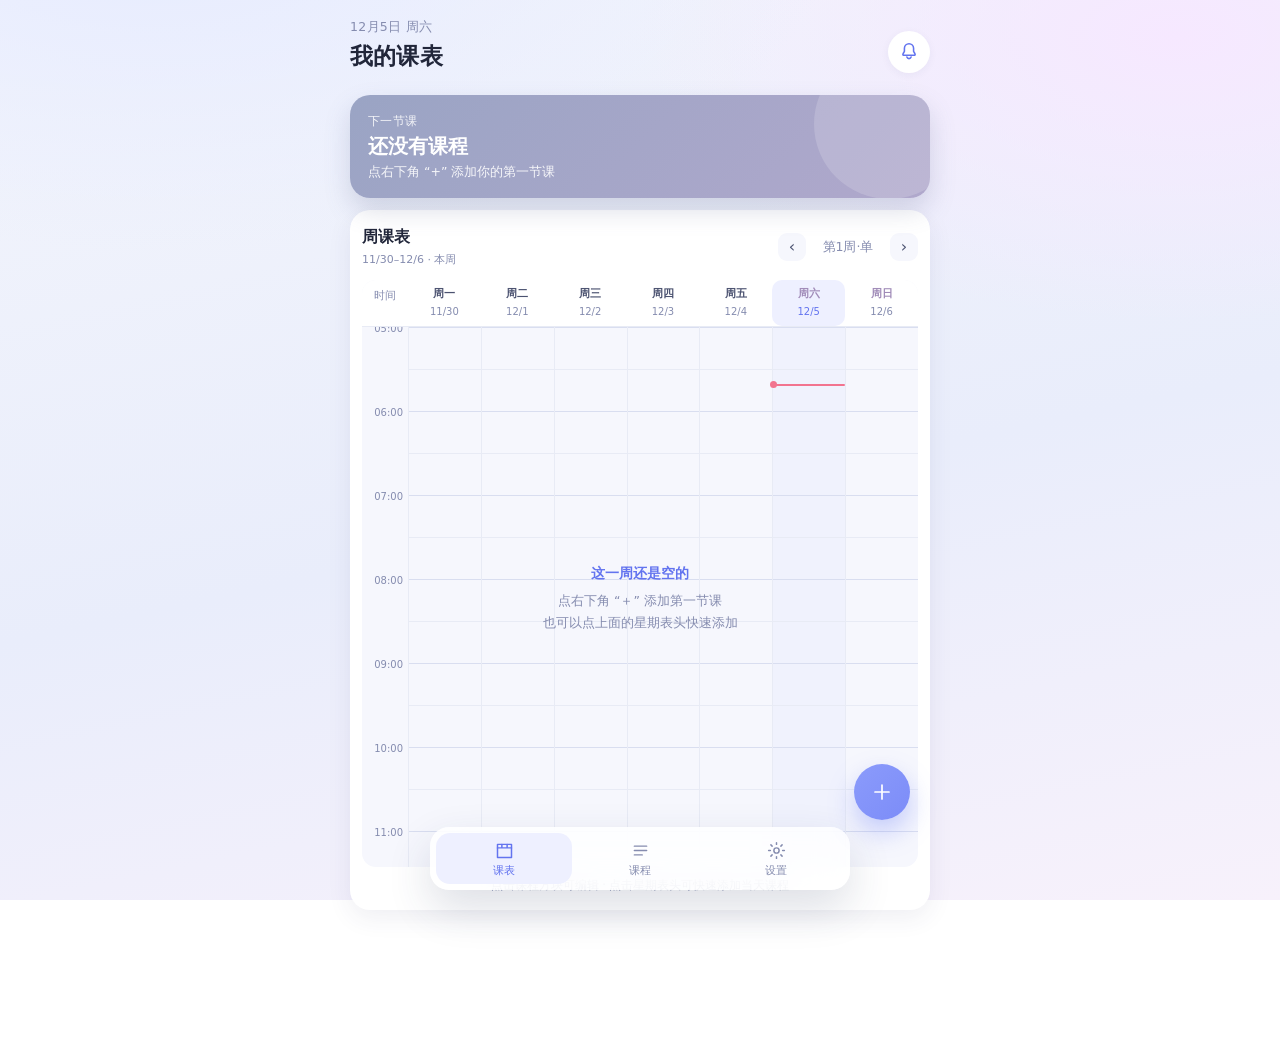
<file: index.html>
<!DOCTYPE html>
<html lang="zh-CN">
<head>
<meta charset="UTF-8">
<!-- viewport-fit=cover 用于适配 iPhone 刘海屏；禁止缩放避免双击误放大 -->
<meta name="viewport" content="width=device-width, initial-scale=1, viewport-fit=cover, maximum-scale=1, user-scalable=no">
<title>课表提醒 · 课程提醒工具</title>

<!-- PWA 相关 -->
<meta name="theme-color" content="#eef2ff">
<meta name="description" content="简约课表 + 上课提醒，纯本地运行，数据只存在你的手机上。">
<link rel="manifest" href="./manifest.json">
<link rel="apple-touch-icon" href="./icons/apple-touch-icon-180.png">
<link rel="icon" type="image/svg+xml" href="./icons/icon.svg">

<!-- iOS 添加到主屏后全屏运行 -->
<meta name="apple-mobile-web-app-capable" content="yes">
<meta name="mobile-web-app-capable" content="yes">
<meta name="apple-mobile-web-app-status-bar-style" content="default">
<meta name="apple-mobile-web-app-title" content="课表提醒">
<meta name="format-detection" content="telephone=no">

<link rel="stylesheet" href="./styles.css">
</head>
<body>

<!-- ===================== 顶部标题栏 ===================== -->
<header class="topbar">
  <div class="topbar__text">
    <p class="topbar__date" id="todayLabel">--</p>
    <h1 class="topbar__title" id="viewTitle">我的课表</h1>
  </div>
  <button class="iconbtn" id="btnBell" type="button" aria-label="通知状态">
    <svg viewBox="0 0 24 24" aria-hidden="true">
      <path d="M12 3a5 5 0 0 0-5 5v3.3l-1.5 2.6A1 1 0 0 0 6.4 15.5h11.2a1 1 0 0 0 .9-1.6L17 11.3V8a5 5 0 0 0-5-5Z"/>
      <path d="M9.7 17.5a2.4 2.4 0 0 0 4.6 0"/>
    </svg>
    <span class="iconbtn__dot" id="bellDot" hidden></span>
  </button>
</header>

<main class="main">

  <!-- ===================== 视图 1：周课表 ===================== -->
  <section class="view" id="view-week">

    <!-- 下一节课 / 正在上课 卡片 -->
    <div class="nextcard" id="nextCard" data-empty="true">
      <div class="nextcard__label" id="nextLabel">下一节课</div>
      <div class="nextcard__name" id="nextName">还没有课程</div>
      <div class="nextcard__meta" id="nextMeta">点右下角 “+” 添加你的第一节课</div>
      <div class="nextcard__timer" id="nextTimer" hidden>
        <span class="nextcard__num" id="nextNum">00:00:00</span>
        <span class="nextcard__unit" id="nextUnit">后开始</span>
      </div>
    </div>

    <!-- 周课表 -->
    <div class="panel">
      <div class="panel__head">
        <div class="panel__heading">
          <h2 class="panel__title">周课表</h2>
          <p class="panel__sub" id="weekSub">—</p>
        </div>
        <div class="panel__tools">
          <button class="minibtn" id="btnPrevWeek" type="button" aria-label="上一周">‹</button>
          <span class="weeklabel" id="weekLabel">第 1 周</span>
          <button class="minibtn" id="btnNextWeek" type="button" aria-label="下一周">›</button>
          <button class="minibtn minibtn--text" id="btnToday" type="button">回到本周</button>
        </div>
      </div>

      <div class="table" id="weekTable">
        <div class="table__head" id="tableHead"><!-- JS 生成星期表头 --></div>
        <div class="table__body" id="tableBody"><!-- JS 生成时间轴 + 7 列课程 --></div>
      </div>
      <p class="hint">点击课程方块可编辑 · 点击星期表头可快速添加当天课程</p>
    </div>
  </section>

  <!-- ===================== 视图 2：课程列表 ===================== -->
  <section class="view" id="view-list" hidden>
    <div class="panel">
      <div class="panel__head">
        <h2 class="panel__title">全部课程 <span class="count" id="courseCount">0</span></h2>
        <button class="btn btn--ghost btn--sm" id="btnAddFromList" type="button">＋ 添加</button>
      </div>
      <div id="courseList" class="clist"><!-- JS 生成 --></div>
    </div>
  </section>

  <!-- ===================== 视图 3：设置 ===================== -->
  <section class="view" id="view-settings" hidden>

    <div class="panel">
      <h2 class="panel__title">通知提醒</h2>
      <div class="row">
        <div class="row__main">
          <div class="row__title">系统通知权限</div>
          <div class="row__desc" id="permDesc">检测中…</div>
        </div>
        <button class="btn btn--primary btn--sm" id="btnPerm" type="button">开启</button>
      </div>
      <div class="row">
        <div class="row__main">
          <div class="row__title">测试通知</div>
          <div class="row__desc">发一条通知，确认手机能正常收到</div>
        </div>
        <button class="btn btn--ghost btn--sm" id="btnTestNotify" type="button">测试</button>
      </div>
      <!-- 单文件版没有 Service Worker 时会显示这一行，用于把 sw.js 补到同目录 -->
      <div class="row" id="rowSw" hidden>
        <div class="row__main">
          <div class="row__title">通知支持文件 sw.js</div>
          <div class="row__desc">下载后放到与本页面同一个目录，安卓才能收到通知</div>
        </div>
        <button class="btn btn--ghost btn--sm" id="btnDownloadSw" type="button">下载</button>
      </div>
      <div class="row">
        <div class="row__main">
          <div class="row__title">默认提前提醒</div>
          <div class="row__desc">新建课程时默认使用该值</div>
        </div>
        <select class="select" id="setDefaultRemind">
          <option value="0">不提醒</option>
          <option value="5">提前 5 分钟</option>
          <option value="10">提前 10 分钟</option>
          <option value="15">提前 15 分钟</option>
          <option value="20">提前 20 分钟</option>
          <option value="30">提前 30 分钟</option>
          <option value="60">提前 1 小时</option>
        </select>
      </div>
      <div class="row">
        <div class="row__main">
          <div class="row__title">通知时震动</div>
          <div class="row__desc">仅安卓 / 支持振动的浏览器生效</div>
        </div>
        <label class="switch">
          <input type="checkbox" id="setVibrate">
          <span class="switch__track"><span class="switch__thumb"></span></span>
        </label>
      </div>
      <p class="note" id="notifyNote">
        提醒依赖浏览器定时器：页面在后台或关闭后，系统可能暂停脚本，<strong>回到页面时会自动补发未错过的提醒</strong>。
        想要最稳的提醒，建议：把本应用添加到手机桌面，并在系统设置里允许它「自启动 / 后台活动 / 无限制省电」。
      </p>
    </div>

    <div class="panel">
      <h2 class="panel__title">学期与周次</h2>
      <div class="row">
        <div class="row__main">
          <div class="row__title">开学第一周的周一</div>
          <div class="row__desc">课表按这个日期推算第几周、以及单双周</div>
        </div>
        <input class="input input--slim" type="date" id="setSemesterStart">
      </div>
      <div class="row">
        <div class="row__main">
          <div class="row__title">学期周数</div>
          <div class="row__desc">超出范围的周次按「假期」显示全部课程</div>
        </div>
        <input class="input input--slim input--num" type="number" id="setTotalWeeks" min="1" max="30" step="1">
      </div>
      <div class="row">
        <div class="row__main">
          <div class="row__title">今天是</div>
          <div class="row__desc" id="todayWeekDesc">—</div>
        </div>
        <button class="btn btn--ghost btn--sm" id="btnResetSemester" type="button">设为本周</button>
      </div>
      <p class="note">单双周只在学期内（第 1 周 ~ 第 <span id="semesterNoteWeeks">20</span> 周）生效；开学前与假期的周次会显示全部课程，方便查看整张课表。</p>
    </div>

    <div class="panel">
      <h2 class="panel__title">数据</h2>
      <div class="row">
        <div class="row__main">
          <div class="row__title">导出备份</div>
          <div class="row__desc">保存为 JSON 文件，换设备时可再导入</div>
        </div>
        <button class="btn btn--ghost btn--sm" id="btnExport" type="button">导出</button>
      </div>
      <div class="row">
        <div class="row__main">
          <div class="row__title">导入备份</div>
          <div class="row__desc">会与现有课程合并（同 ID 覆盖）</div>
        </div>
        <button class="btn btn--ghost btn--sm" id="btnImport" type="button">导入</button>
      </div>
      <div class="row">
        <div class="row__main">
          <div class="row__title">清空全部课程</div>
          <div class="row__desc">不可恢复，请先导出备份</div>
        </div>
        <button class="btn btn--danger btn--sm" id="btnClear" type="button">清空</button>
      </div>
      <input type="file" id="fileImport" accept="application/json,.json" hidden>
    </div>

    <div class="panel">
      <h2 class="panel__title">添加到手机桌面</h2>
      <ol class="steps">
        <li><strong>安卓（Chrome / Edge）</strong>：右上角菜单 → 「安装应用 / 添加到主屏幕」。</li>
        <li><strong>苹果（Safari）</strong>：底部「分享」按钮 → 「添加到主屏幕」。</li>
        <li>用主屏图标打开即为全屏，无浏览器地址栏。</li>
        <li>苹果手机需要 <strong>iOS 16.4 及以上</strong> 且从主屏图标打开，才能收到网页通知。</li>
      </ol>
      <p class="note">数据保存在本机浏览器（localStorage）。清理浏览器数据、换浏览器或换手机都会清空，长期使用记得导出备份。</p>
    </div>
  </section>
</main>

<!-- ===================== 底部标签栏 ===================== -->
<nav class="tabbar" id="tabbar">
  <button class="tab is-active" data-view="week" type="button">
    <svg viewBox="0 0 24 24" aria-hidden="true"><path d="M4 5h16v15H4z"/><path d="M4 9h16M9 5v3M15 5v3"/></svg>
    <span>课表</span>
  </button>
  <button class="tab" data-view="list" type="button">
    <svg viewBox="0 0 24 24" aria-hidden="true"><path d="M5 7h14M5 12h14M5 17h9"/></svg>
    <span>课程</span>
  </button>
  <button class="tab" data-view="settings" type="button">
    <svg viewBox="0 0 24 24" aria-hidden="true"><circle cx="12" cy="12" r="3"/><path d="M12 3v2M12 19v2M3 12h2M19 12h2M5.6 5.6l1.4 1.4M17 17l1.4 1.4M18.4 5.6L17 7M7 17l-1.4 1.4"/></svg>
    <span>设置</span>
  </button>
</nav>

<!-- 悬浮添加按钮 -->
<button class="fab" id="fab" type="button" aria-label="添加课程">
  <svg viewBox="0 0 24 24" aria-hidden="true"><path d="M12 5v14M5 12h14"/></svg>
</button>

<!-- ===================== 添加/编辑课程弹层 ===================== -->
<div class="backdrop" id="backdrop" hidden></div>
<div class="sheet" id="sheet" role="dialog" aria-modal="true" aria-labelledby="sheetTitle" hidden>
  <div class="sheet__grab"></div>
  <div class="sheet__head">
    <h2 id="sheetTitle">添加课程</h2>
    <button class="iconbtn iconbtn--plain" id="btnCloseSheet" type="button" aria-label="关闭">✕</button>
  </div>

  <form class="form" id="courseForm" novalidate>
    <input type="hidden" id="fId">

    <label class="field">
      <span class="field__label">课程名称 <i class="req">*</i></span>
      <input class="input" type="text" id="fName" maxlength="20" placeholder="例如：高等数学" autocomplete="off">
      <span class="field__err" data-err="name"></span>
    </label>

    <div class="field">
      <span class="field__label">上课星期 <i class="req">*</i></span>
      <div class="chips" id="fDayChips"><!-- JS 生成 --></div>
      <span class="field__err" data-err="day"></span>
    </div>

    <div class="field field--two">
      <label class="subfield">
        <span class="field__label">开始时间 <i class="req">*</i></span>
        <input class="input" type="time" id="fStart" step="300">
      </label>
      <label class="subfield">
        <span class="field__label">结束时间 <i class="req">*</i></span>
        <input class="input" type="time" id="fEnd" step="300">
      </label>
    </div>
    <span class="field__err" data-err="time"></span>
    <div class="chips chips--tight" id="quickTime">
      <button class="chip chip--ghost" type="button" data-range="08:00|09:40">第1-2节</button>
      <button class="chip chip--ghost" type="button" data-range="10:00|11:40">第3-4节</button>
      <button class="chip chip--ghost" type="button" data-range="14:00|15:40">第5-6节</button>
      <button class="chip chip--ghost" type="button" data-range="16:00|17:40">第7-8节</button>
      <button class="chip chip--ghost" type="button" data-range="19:00|20:40">第9-10节</button>
    </div>

    <div class="field">
      <span class="field__label">上课周次</span>
      <div class="chips" id="fWeekChips"><!-- JS 生成：每周 / 单周 / 双周 --></div>
      <span class="field__hint" id="weekHint">单双周按「设置 → 学期与周次」里的开学日期推算</span>
    </div>

    <label class="field">
      <span class="field__label">地点</span>
      <input class="input" type="text" id="fRoom" maxlength="20" placeholder="例如：教学楼 A-301" autocomplete="off">
    </label>

    <label class="field">
      <span class="field__label">老师</span>
      <input class="input" type="text" id="fTeacher" maxlength="15" placeholder="例如：王老师" autocomplete="off">
    </label>

    <div class="field">
      <span class="field__label">提前提醒</span>
      <div class="chips" id="fRemindChips"><!-- JS 生成 --></div>
      <div class="input-with-suffix">
        <input class="input" type="number" id="fRemindCustom" min="0" max="720" step="1" inputmode="numeric" placeholder="自定义分钟数">
        <span class="suffix">分钟前</span>
      </div>
      <span class="field__hint" id="remindHint">填 0 表示这节课不提醒</span>
      <span class="field__err" data-err="remind"></span>
    </div>

    <div class="field">
      <span class="field__label">颜色标签</span>
      <div class="swatches" id="fColors"><!-- JS 生成 --></div>
    </div>

    <label class="field">
      <span class="field__label">备注</span>
      <textarea class="input input--area" id="fNote" rows="2" maxlength="60" placeholder="例如：记得带实验报告"></textarea>
    </label>

    <div class="sheet__actions">
      <button class="btn btn--danger btn--ghost" id="btnDeleteCourse" type="button" hidden>删除</button>
      <button class="btn btn--primary btn--block" id="btnSave" type="submit">保存课程</button>
    </div>
  </form>
</div>

<!-- 轻提示 -->
<div class="toast" id="toast" role="status" aria-live="polite"></div>

<script src="./app.js"></script>
</body>
</html>
</file>
<file: styles.css>
/* =========================================================================
   课表提醒 · 样式
   设计基调：柔和渐变背景 + 白色圆角卡片 + 低饱和柔和色，适配手机竖屏。
   ========================================================================= */

:root {
  /* 配色 */
  --bg-1: #f3f5fc;
  --bg-2: #e9edfb;
  --bg-3: #f7f1fb;
  --card: #ffffff;
  --card-soft: #f6f7fd;
  --line: #e8ebf5;
  --line-strong: #d9def0;
  --ink: #21263a;
  --ink-2: #4b5270;
  --muted: #858caf;
  --primary: #7c8cf8;
  --primary-deep: #6374ef;
  --primary-soft: #eef0ff;
  --danger: #f2748f;
  --danger-soft: #ffeef2;
  --ok: #58c39a;
  --shadow-sm: 0 2px 8px rgba(46, 54, 96, .05);
  --shadow-md: 0 8px 24px rgba(46, 54, 96, .08);
  --shadow-lg: 0 18px 44px rgba(46, 54, 96, .16);
  --radius: 20px;
  --radius-sm: 13px;
  --safe-top: env(safe-area-inset-top, 0px);
  --safe-bottom: env(safe-area-inset-bottom, 0px);
  --tabbar-h: 60px;
}

* { box-sizing: border-box; -webkit-tap-highlight-color: transparent; }

/* 统一处理 hidden 属性：否则会被 display:flex / display:block 之类的样式覆盖 */
[hidden] { display: none !important; }

html, body {
  margin: 0;
  padding: 0;
  height: 100%;
  overscroll-behavior-y: none;
}

body {
  font-family: system-ui, -apple-system, "PingFang SC", "Hiragino Sans GB",
    "Microsoft YaHei", "Noto Sans SC", sans-serif;
  color: var(--ink);
  background:
    radial-gradient(1100px 520px at 12% -8%, #e6ebff 0%, rgba(230, 235, 255, 0) 62%),
    radial-gradient(900px 480px at 92% 4%, #f6e8ff 0%, rgba(246, 232, 255, 0) 60%),
    linear-gradient(168deg, var(--bg-1), var(--bg-2) 55%, var(--bg-3));
  background-attachment: fixed;
  -webkit-font-smoothing: antialiased;
  font-size: 15px;
  line-height: 1.5;
}

button, input, select, textarea { font: inherit; color: inherit; }
button { cursor: pointer; border: none; background: none; }
svg { width: 100%; height: 100%; display: block; }

/* 通用：图标描边风格 */
.topbar svg, .tab svg, .iconbtn svg, .fab svg {
  fill: none;
  stroke: currentColor;
  stroke-width: 1.7;
  stroke-linecap: round;
  stroke-linejoin: round;
}

/* =========================================================================
   顶部栏
   ========================================================================= */
.topbar {
  display: flex;
  align-items: flex-end;
  justify-content: space-between;
  gap: 12px;
  padding: calc(var(--safe-top) + 18px) 18px 10px;
}
.topbar__date {
  margin: 0 0 2px;
  font-size: 12.5px;
  color: var(--muted);
  letter-spacing: .3px;
}
.topbar__title {
  margin: 0;
  font-size: 23px;
  font-weight: 700;
  letter-spacing: .2px;
}

.iconbtn {
  position: relative;
  flex: 0 0 auto;
  width: 42px;
  height: 42px;
  padding: 10px;
  border-radius: 50%;
  color: var(--primary-deep);
  background: #fff;
  box-shadow: var(--shadow-sm);
  transition: transform .18s ease, box-shadow .18s ease;
}
.iconbtn:active { transform: scale(.93); }
.iconbtn--plain {
  color: var(--muted);
  box-shadow: none;
  background: var(--card-soft);
  font-size: 15px;
  display: flex;
  align-items: center;
  justify-content: center;
}
.iconbtn__dot {
  position: absolute;
  top: 7px;
  right: 7px;
  width: 9px;
  height: 9px;
  border-radius: 50%;
  background: var(--danger);
  border: 2px solid #fff;
}

/* =========================================================================
   主体
   ========================================================================= */
.main {
  padding: 4px 14px calc(var(--tabbar-h) + var(--safe-bottom) + 74px);
}

.view { animation: viewIn .32s cubic-bezier(.22, .8, .3, 1) both; }
@keyframes viewIn {
  from { opacity: 0; transform: translateY(10px); }
  to { opacity: 1; transform: none; }
}
.view[hidden] { display: none; }

/* 卡片面板 */
.panel {
  background: var(--card);
  border-radius: var(--radius);
  padding: 16px 12px;
  margin: 12px 0;
  box-shadow: var(--shadow-md);
}
.panel__head {
  display: flex;
  align-items: center;
  justify-content: space-between;
  gap: 10px;
  margin-bottom: 12px;
}
.panel__heading { min-width: 0; }
.panel__title {
  margin: 0;
  font-size: 15.5px;
  font-weight: 700;
}
.panel__sub {
  margin: 2px 0 0;
  font-size: 11px;
  color: var(--muted);
  white-space: nowrap;
  font-variant-numeric: tabular-nums;
}
.panel__tools { display: flex; align-items: center; gap: 6px; }
.count {
  display: inline-block;
  min-width: 20px;
  padding: 1px 7px;
  border-radius: 20px;
  background: var(--primary-soft);
  color: var(--primary-deep);
  font-size: 12px;
  font-weight: 600;
  text-align: center;
}

.minibtn {
  min-width: 28px;
  height: 28px;
  padding: 0 6px;
  border-radius: 9px;
  background: var(--card-soft);
  color: var(--ink-2);
  font-size: 16px;
  line-height: 1;
  transition: background .16s ease, transform .16s ease;
}
.minibtn:active { transform: scale(.92); }
.minibtn.is-on { background: var(--primary); color: #fff; }
.minibtn--text {
  font-size: 12px;
  padding: 0 9px;
  color: var(--primary-deep);
  background: var(--primary-soft);
}
.weeklabel {
  min-width: 72px;
  text-align: center;
  font-size: 12.5px;
  color: var(--muted);
  font-variant-numeric: tabular-nums;
}

.hint {
  margin: 10px 2px 0;
  font-size: 11.5px;
  color: var(--muted);
  text-align: center;
}

/* =========================================================================
   下一节课卡片
   ========================================================================= */
.nextcard {
  position: relative;
  overflow: hidden;
  margin-top: 8px;
  padding: 17px 18px 16px;
  border-radius: var(--radius);
  color: #fff;
  background: linear-gradient(135deg, #8f9dfb, #b39bf5 58%, #c9a8f2);
  box-shadow: 0 14px 30px rgba(124, 140, 248, .3);
  animation: viewIn .4s cubic-bezier(.22, .8, .3, 1) both;
}
/* 右上角装饰光斑 */
.nextcard::after {
  content: "";
  position: absolute;
  top: -46px;
  right: -34px;
  width: 150px;
  height: 150px;
  border-radius: 50%;
  background: rgba(255, 255, 255, .16);
}
.nextcard__label {
  font-size: 12px;
  opacity: .88;
  letter-spacing: .4px;
}
.nextcard__name {
  margin: 3px 0 4px;
  font-size: 20px;
  font-weight: 700;
  line-height: 1.3;
}
.nextcard__meta {
  font-size: 12.5px;
  opacity: .9;
  min-height: 19px;
}
.nextcard__timer {
  display: flex;
  align-items: baseline;
  gap: 7px;
  margin-top: 10px;
  padding-top: 10px;
  border-top: 1px solid rgba(255, 255, 255, .28);
}
.nextcard__num {
  font-size: 26px;
  font-weight: 700;
  font-variant-numeric: tabular-nums;
  letter-spacing: .5px;
}
.nextcard__unit { font-size: 12.5px; opacity: .9; }
.nextcard[data-empty="true"] {
  background: linear-gradient(135deg, #9aa4c4, #b0a8cc);
  box-shadow: 0 12px 26px rgba(90, 98, 140, .22);
}

/* 正在上课状态：呼吸动画 */
.nextcard.is-live .nextcard__label::before {
  content: "";
  display: inline-block;
  width: 7px;
  height: 7px;
  margin-right: 6px;
  border-radius: 50%;
  background: #fff;
  animation: breathe 1.6s ease-in-out infinite;
}
@keyframes breathe {
  0%, 100% { opacity: 1; transform: scale(1); }
  50% { opacity: .35; transform: scale(.7); }
}

/* =========================================================================
   周课表表格
   ========================================================================= */
.table {
  position: relative;
  --time-col: 34px;
  --hour-h: 76px; /* 1 小时对应的高度，JS 会读取这个值来定位课程块 */
  border-radius: 14px;
  overflow: hidden;
  background: var(--card-soft);
}

.table__head {
  display: grid;
  grid-template-columns: var(--time-col) repeat(7, 1fr);
  background: #fff;
  border-bottom: 1px solid var(--line);
}
.th-time {
  padding: 8px 0;
  font-size: 10.5px;
  color: var(--muted);
  text-align: center;
}
.th {
  padding: 6px 1px 7px;
  text-align: center;
  border-radius: 10px;
  transition: background .18s ease;
}
/* 表头内的 span 需要变成块级才能上下排列 */
.th__name { display: block; font-size: 11px; color: var(--ink-2); font-weight: 600; }
.th__date { display: block; font-size: 10px; color: var(--muted); margin-top: 1px; }
.th.is-today { background: var(--primary-soft); }
.th.is-today .th__name,
.th.is-today .th__date { color: var(--primary-deep); }
.th.is-weekend .th__name { color: #a08bb8; }
.th:active { background: var(--primary-soft); }

.table__body {
  position: relative;
  max-height: 60vh;
  overflow-y: auto;
  -webkit-overflow-scrolling: touch;
  scrollbar-width: thin;
}
/* 课表内的细滚动条（桌面浏览器可见，手机上一般是浮层滚动条） */
.table__body::-webkit-scrollbar { width: 6px; }
.table__body::-webkit-scrollbar-track { background: transparent; }
.table__body::-webkit-scrollbar-thumb {
  background: var(--line-strong);
  border-radius: 3px;
}

/* 空课表时浮在表格上的引导提示（不随内容滚动） */
.grid-hint {
  position: absolute;
  left: 0;
  right: 0;
  top: 48px;
  bottom: 0;
  z-index: 2;
  display: flex;
  flex-direction: column;
  align-items: center;
  justify-content: center;
  gap: 5px;
  padding: 0 24px;
  text-align: center;
  color: var(--muted);
  font-size: 12.5px;
  line-height: 1.7;
  pointer-events: none;
}
.grid-hint strong {
  display: block;
  font-size: 14px;
  color: var(--primary-deep);
}
.grid {
  display: grid;
  grid-template-columns: var(--time-col) repeat(7, 1fr);
}

/* 左侧时间轴 */
.times { position: relative; }
.time-label {
  height: var(--hour-h);
  padding-right: 5px;
  font-size: 10px;
  color: var(--muted);
  text-align: right;
  transform: translateY(-6px);
}

/* 每一天一列 */
.daycol {
  position: relative;
  border-left: 1px solid var(--line);
  /* 整点实线 + 半点虚线 */
  background-image:
    repeating-linear-gradient(to bottom,
      var(--line-strong) 0 1px,
      transparent 1px calc(var(--hour-h) / 2),
      var(--line) 0 calc(var(--hour-h) / 2 + 1px),
      transparent calc(var(--hour-h) / 2 + 1px) var(--hour-h));
}
.daycol.is-today { background-color: rgba(124, 140, 248, .045); }

/* 课程方块 */
.course {
  position: absolute;
  left: 1px;
  right: 1px;
  padding: 3px 3px 3px 6px;
  border-radius: 9px;
  overflow: hidden;
  text-align: left;
  border-left: 3px solid var(--c-bar, #7fb3f5);
  background: var(--c-bg, #e3f0ff);
  color: var(--c-text, #2f5d94);
  box-shadow: 0 1px 3px rgba(46, 54, 96, .07);
  animation: blockIn .34s cubic-bezier(.2, .9, .3, 1) both;
  transition: transform .16s ease, box-shadow .16s ease;
}
@keyframes blockIn {
  from { opacity: 0; transform: translateY(6px) scale(.97); }
  to { opacity: 1; transform: none; }
}
.course:active {
  transform: scale(.96);
  box-shadow: 0 4px 12px rgba(46, 54, 96, .16);
  z-index: 3;
}
/* 课程方块内的文字同样需要块级布局 */
.course__name {
  display: block;
  font-size: 10px;
  font-weight: 700;
  line-height: 1.2;
  word-break: break-all;
}
.course__time {
  display: block;
  font-size: 9px;
  opacity: .8;
  font-variant-numeric: tabular-nums;
}
.course__room {
  display: block;
  font-size: 9px;
  opacity: .75;
  overflow: hidden;
  text-overflow: ellipsis;
  white-space: nowrap;
}
.course.is-tiny { padding-top: 2px; padding-bottom: 2px; }
.course.is-tiny .course__time,
.course.is-tiny .course__room { display: none; }
/* 铃铛角标：表示这节课会提醒 */
.course__bell {
  position: absolute;
  top: 2px;
  right: 3px;
  font-size: 8.5px;
  opacity: .75;
}

/* 当前时间红线 */
.nowline {
  position: absolute;
  left: 0;
  right: 0;
  height: 2px;
  background: var(--danger);
  border-radius: 2px;
  z-index: 4;
  pointer-events: none;
}
.nowline::before {
  content: "";
  position: absolute;
  left: -3px;
  top: -2.5px;
  width: 7px;
  height: 7px;
  border-radius: 50%;
  background: var(--danger);
}

/* 空状态 */
.empty {
  padding: 34px 18px 38px;
  text-align: center;
  color: var(--muted);
}
.empty__icon {
  width: 74px;
  height: 74px;
  margin: 0 auto 12px;
  border-radius: 22px;
  background: linear-gradient(150deg, #eef0ff, #f7f0ff);
  display: flex;
  align-items: center;
  justify-content: center;
  color: var(--primary);
}
.empty__icon svg { width: 38px; height: 38px; }
.empty__title { font-size: 14.5px; color: var(--ink-2); font-weight: 600; margin-bottom: 4px; }
.empty__desc { font-size: 12.5px; }

/* =========================================================================
   课程列表
   ========================================================================= */
.clist { display: flex; flex-direction: column; gap: 9px; }

.daygroup__title {
  display: flex;
  align-items: center;
  gap: 8px;
  margin: 12px 2px 2px;
  font-size: 12.5px;
  color: var(--muted);
}
.daygroup__title::after {
  content: "";
  flex: 1;
  height: 1px;
  background: var(--line);
}
.daygroup:first-child .daygroup__title { margin-top: 2px; }

.citem {
  display: flex;
  align-items: center;
  gap: 11px;
  padding: 11px 12px;
  border-radius: var(--radius-sm);
  background: var(--card-soft);
  animation: blockIn .3s ease both;
  transition: transform .16s ease, background .16s ease;
}
.citem:active { transform: scale(.985); background: #f1f3fc; }
.citem__bar {
  flex: 0 0 auto;
  width: 4px;
  align-self: stretch;
  min-height: 38px;
  border-radius: 4px;
  background: var(--c-bar, #7fb3f5);
}
.citem__main { flex: 1; min-width: 0; }
.citem__name {
  font-size: 14.5px;
  font-weight: 600;
  display: flex;
  align-items: center;
  gap: 6px;
}
.citem__sub {
  display: block;
  margin-top: 2px;
  font-size: 12px;
  color: var(--muted);
  overflow: hidden;
  text-overflow: ellipsis;
  white-space: nowrap;
}
.citem__right {
  flex: 0 0 auto;
  text-align: right;
}
.citem__time {
  display: block;
  font-size: 13px;
  font-weight: 600;
  font-variant-numeric: tabular-nums;
  color: var(--ink-2);
}
.tag {
  display: inline-block;
  margin-top: 4px;
  padding: 1px 6px;
  border-radius: 20px;
  background: var(--primary-soft);
  color: var(--primary-deep);
  font-size: 10.5px;
  white-space: nowrap;
}
.tag--off { background: #eef0f6; color: var(--muted); }
.tag--live { background: #e2f7ee; color: #26805f; }
.tag--wk { background: #efeaff; color: #6c56c4; }

/* =========================================================================
   设置页
   ========================================================================= */
.row {
  display: flex;
  align-items: center;
  gap: 12px;
  padding: 12px 2px;
  border-bottom: 1px solid var(--line);
}
.row:last-of-type { border-bottom: none; }
.row__main { flex: 1; min-width: 0; }
.row__title { font-size: 14px; font-weight: 600; }
.row__desc { font-size: 11.5px; color: var(--muted); margin-top: 2px; }

.select {
  padding: 8px 10px;
  border-radius: 11px;
  border: 1px solid var(--line-strong);
  background: var(--card-soft);
  font-size: 12.5px;
  color: var(--ink-2);
  appearance: none;
  -webkit-appearance: none;
  max-width: 132px;
}

.note {
  margin: 12px 0 0;
  padding: 11px 13px;
  border-radius: 13px;
  background: linear-gradient(140deg, #f6f7ff, #f8f4ff);
  font-size: 11.5px;
  line-height: 1.75;
  color: var(--ink-2);
}
.note strong { color: var(--primary-deep); }

.steps {
  margin: 0;
  padding-left: 18px;
  font-size: 12.5px;
  line-height: 1.95;
  color: var(--ink-2);
}
.steps strong { color: var(--primary-deep); }

/* 开关 */
.switch { flex: 0 0 auto; }
.switch input { position: absolute; opacity: 0; pointer-events: none; }
.switch__track {
  display: block;
  width: 46px;
  height: 27px;
  border-radius: 30px;
  background: #dfe3f0;
  padding: 3px;
  transition: background .22s ease;
}
.switch__thumb {
  display: block;
  width: 21px;
  height: 21px;
  border-radius: 50%;
  background: #fff;
  box-shadow: 0 1px 4px rgba(46, 54, 96, .22);
  transition: transform .22s cubic-bezier(.3, .9, .3, 1);
}
.switch input:checked + .switch__track { background: var(--primary); }
.switch input:checked + .switch__track .switch__thumb { transform: translateX(19px); }

/* =========================================================================
   按钮
   ========================================================================= */
.btn {
  padding: 12px 16px;
  border-radius: 13px;
  font-size: 14.5px;
  font-weight: 600;
  transition: transform .16s ease, box-shadow .16s ease, background .16s ease;
}
.btn:active { transform: scale(.965); }
.btn--sm { padding: 8px 13px; font-size: 12.5px; border-radius: 11px; }
.btn--primary {
  color: #fff;
  background: linear-gradient(135deg, #8b9bfb, #7c8cf8);
  box-shadow: 0 8px 18px rgba(124, 140, 248, .32);
}
.btn--ghost { background: var(--card-soft); color: var(--ink-2); border: 1px solid var(--line); }
.btn--danger { background: var(--danger-soft); color: #d64f70; }
.btn--block { flex: 1; }
.btn[disabled] { opacity: .5; pointer-events: none; }

/* =========================================================================
   底部标签栏 + 悬浮按钮
   ========================================================================= */
.tabbar {
  position: fixed;
  left: 12px;
  right: 12px;
  bottom: calc(var(--safe-bottom) + 10px);
  z-index: 30;
  display: flex;
  padding: 6px;
  border-radius: 19px;
  background: rgba(255, 255, 255, .82);
  backdrop-filter: blur(16px) saturate(160%);
  -webkit-backdrop-filter: blur(16px) saturate(160%);
  box-shadow: var(--shadow-lg);
}
.tab {
  flex: 1;
  display: flex;
  flex-direction: column;
  align-items: center;
  gap: 2px;
  padding: 7px 0 5px;
  border-radius: 14px;
  color: var(--muted);
  font-size: 10.5px;
  transition: color .2s ease, background .2s ease;
}
.tab svg { width: 21px; height: 21px; }
.tab.is-active { color: var(--primary-deep); background: var(--primary-soft); }

.fab {
  position: fixed;
  right: 18px;
  bottom: calc(var(--safe-bottom) + var(--tabbar-h) + 20px);
  z-index: 31;
  width: 56px;
  height: 56px;
  padding: 16px;
  border-radius: 50%;
  color: #fff;
  background: linear-gradient(135deg, #8b9bfb, #7c8cf8);
  box-shadow: 0 12px 26px rgba(124, 140, 248, .42);
  transition: transform .2s cubic-bezier(.3, .9, .3, 1), box-shadow .2s ease;
}
.fab:active { transform: scale(.9) rotate(90deg); }

/* =========================================================================
   弹层表单
   ========================================================================= */
.backdrop {
  position: fixed;
  inset: 0;
  z-index: 40;
  background: rgba(38, 43, 70, .38);
  backdrop-filter: blur(2px);
  -webkit-backdrop-filter: blur(2px);
  opacity: 0;
  transition: opacity .26s ease;
}
.backdrop.is-open { opacity: 1; }

.sheet {
  position: fixed;
  left: 0;
  right: 0;
  bottom: 0;
  z-index: 41;
  max-height: 91vh;
  display: flex;
  flex-direction: column;
  border-radius: 26px 26px 0 0;
  background: var(--card);
  box-shadow: 0 -14px 40px rgba(38, 43, 70, .2);
  transform: translateY(101%);
  transition: transform .34s cubic-bezier(.22, .85, .28, 1);
  padding-bottom: var(--safe-bottom);
}
.sheet.is-open { transform: translateY(0); }
.sheet__grab {
  width: 42px;
  height: 4.5px;
  margin: 8px auto 2px;
  border-radius: 4px;
  background: var(--line-strong);
}
.sheet__head {
  display: flex;
  align-items: center;
  justify-content: space-between;
  padding: 8px 18px 6px;
}
.sheet__head h2 { margin: 0; font-size: 17px; font-weight: 700; }
.sheet__head .iconbtn {
  width: 32px;
  height: 32px;
  font-size: 13px;
}

.form {
  overflow-y: auto;
  -webkit-overflow-scrolling: touch;
  padding: 6px 18px 4px;
}

.field { display: block; margin-bottom: 14px; }
.field--two { display: flex; gap: 10px; margin-bottom: 6px; }
.subfield { flex: 1; }
.field__label {
  display: block;
  margin-bottom: 6px;
  font-size: 12.5px;
  font-weight: 600;
  color: var(--ink-2);
}
.req { color: var(--danger); font-style: normal; }

.input {
  width: 100%;
  padding: 12px 13px;
  border-radius: var(--radius-sm);
  border: 1.5px solid var(--line-strong);
  background: var(--card-soft);
  font-size: 15px; /* ≥16px 可防止 iOS 聚焦时自动放大，这里配合 maximum-scale 使用 */
  outline: none;
  transition: border-color .18s ease, background .18s ease, box-shadow .18s ease;
  appearance: none;
  -webkit-appearance: none;
}
.input::placeholder { color: #b3b8cd; }
.input:focus {
  border-color: var(--primary);
  background: #fff;
  box-shadow: 0 0 0 4px rgba(124, 140, 248, .13);
}
.input--area { resize: none; line-height: 1.55; }
/* iOS 上 time 输入框需要显式撑开高度 */
input[type="time"].input { min-height: 47px; text-align: left; }
/* 设置页里靠右的小尺寸输入（日期 / 数字），避免撑破手机宽度 */
.input--slim {
  width: 132px;
  padding: 9px 10px;
  font-size: 13px;
  min-height: 0;
}
.input--num { width: 74px; text-align: center; }
input[type="date"].input--slim { min-height: 38px; }

.input-with-suffix { position: relative; margin-top: 8px; }
.input-with-suffix .input { padding-right: 62px; }
.suffix {
  position: absolute;
  right: 13px;
  top: 50%;
  transform: translateY(-50%);
  font-size: 12px;
  color: var(--muted);
}
/* 去掉数字输入框的上下箭头 */
.input[type="number"]::-webkit-outer-spin-button,
.input[type="number"]::-webkit-inner-spin-button { -webkit-appearance: none; margin: 0; }
.input[type="number"] { -moz-appearance: textfield; }

.field__err {
  display: block;
  margin-top: 5px;
  font-size: 11.5px;
  color: var(--danger);
  min-height: 0;
}
.field__err:not(:empty) { animation: errIn .25s ease both; }
@keyframes errIn {
  from { opacity: 0; transform: translateY(-3px); }
  to { opacity: 1; transform: none; }
}
.field__hint { display: block; margin-top: 6px; font-size: 11px; color: var(--muted); }
/* 校验失败时抖动 */
.shake { animation: shake .4s cubic-bezier(.36, .07, .19, .97) both; }
@keyframes shake {
  10%, 90% { transform: translateX(-2px); }
  20%, 80% { transform: translateX(3px); }
  30%, 50%, 70% { transform: translateX(-5px); }
  40%, 60% { transform: translateX(5px); }
}
.input.is-invalid, .chips.is-invalid .chip {
  border-color: var(--danger);
  background: var(--danger-soft);
}

/* 可选芯片 */
.chips {
  display: flex;
  flex-wrap: wrap;
  gap: 7px;
}
.chips--tight { margin-top: 8px; }
.chip {
  padding: 8px 13px;
  border-radius: 11px;
  border: 1.5px solid var(--line-strong);
  background: var(--card-soft);
  color: var(--ink-2);
  font-size: 13px;
  transition: all .18s ease;
}
.chip:active { transform: scale(.94); }
.chip.is-active {
  border-color: var(--primary);
  background: var(--primary-soft);
  color: var(--primary-deep);
  font-weight: 600;
}
.chip--ghost {
  padding: 6px 10px;
  font-size: 11.5px;
  border-style: dashed;
  color: var(--muted);
}

/* 颜色选择 */
.swatches { display: flex; flex-wrap: wrap; gap: 10px; }
.swatch {
  width: 32px;
  height: 32px;
  border-radius: 11px;
  background: var(--c-bg);
  border: 2.5px solid transparent;
  position: relative;
  transition: transform .18s ease, border-color .18s ease;
}
.swatch::after {
  content: "";
  position: absolute;
  left: 7px;
  right: 7px;
  top: 10px;
  height: 12px;
  border-radius: 4px;
  background: var(--c-bar);
}
.swatch:active { transform: scale(.9); }
.swatch.is-active { border-color: var(--ink-2); transform: scale(1.06); }

.sheet__actions {
  position: sticky;
  bottom: 0;
  display: flex;
  gap: 10px;
  padding: 12px 0 calc(14px + var(--safe-bottom));
  margin-top: 4px;
  background: linear-gradient(to top, #fff 72%, rgba(255, 255, 255, 0));
}

/* =========================================================================
   轻提示
   ========================================================================= */
.toast {
  position: fixed;
  left: 50%;
  bottom: calc(var(--safe-bottom) + var(--tabbar-h) + 92px);
  z-index: 60;
  padding: 11px 18px;
  border-radius: 15px;
  background: rgba(33, 38, 58, .9);
  color: #fff;
  font-size: 13px;
  white-space: nowrap;
  opacity: 0;
  transform: translate(-50%, 14px);
  transition: opacity .24s ease, transform .24s cubic-bezier(.22, .85, .28, 1);
  pointer-events: none;
  max-width: 88vw;
  overflow: hidden;
  text-overflow: ellipsis;
}
.toast.is-show { opacity: 1; transform: translate(-50%, 0); }
.toast.is-ok { background: rgba(38, 128, 95, .92); }
.toast.is-warn { background: rgba(178, 102, 20, .92); }

/* =========================================================================
   大屏 / 横屏适配
   ========================================================================= */
@media (min-width: 620px) {
  .main { max-width: 620px; margin: 0 auto; padding-left: 20px; padding-right: 20px; }
  .topbar { max-width: 620px; margin: 0 auto; padding-left: 20px; padding-right: 20px; }
  .tabbar { max-width: 420px; margin: 0 auto; left: 0; right: 0; }
  .fab { right: 50%; margin-right: -270px; }
  .table { --hour-h: 84px; --time-col: 46px; }
  .course__name { font-size: 11.5px; }
  .sheet {
    left: 50%;
    right: auto;
    transform: translate(-50%, 101%);
    width: 560px;
    border-radius: 26px 26px 0 0;
  }
  .sheet.is-open { transform: translate(-50%, 0); }
}

/* 尊重系统「减弱动态效果」设置 */
@media (prefers-reduced-motion: reduce) {
  * { animation-duration: .001ms !important; transition-duration: .001ms !important; }
}
</file>
